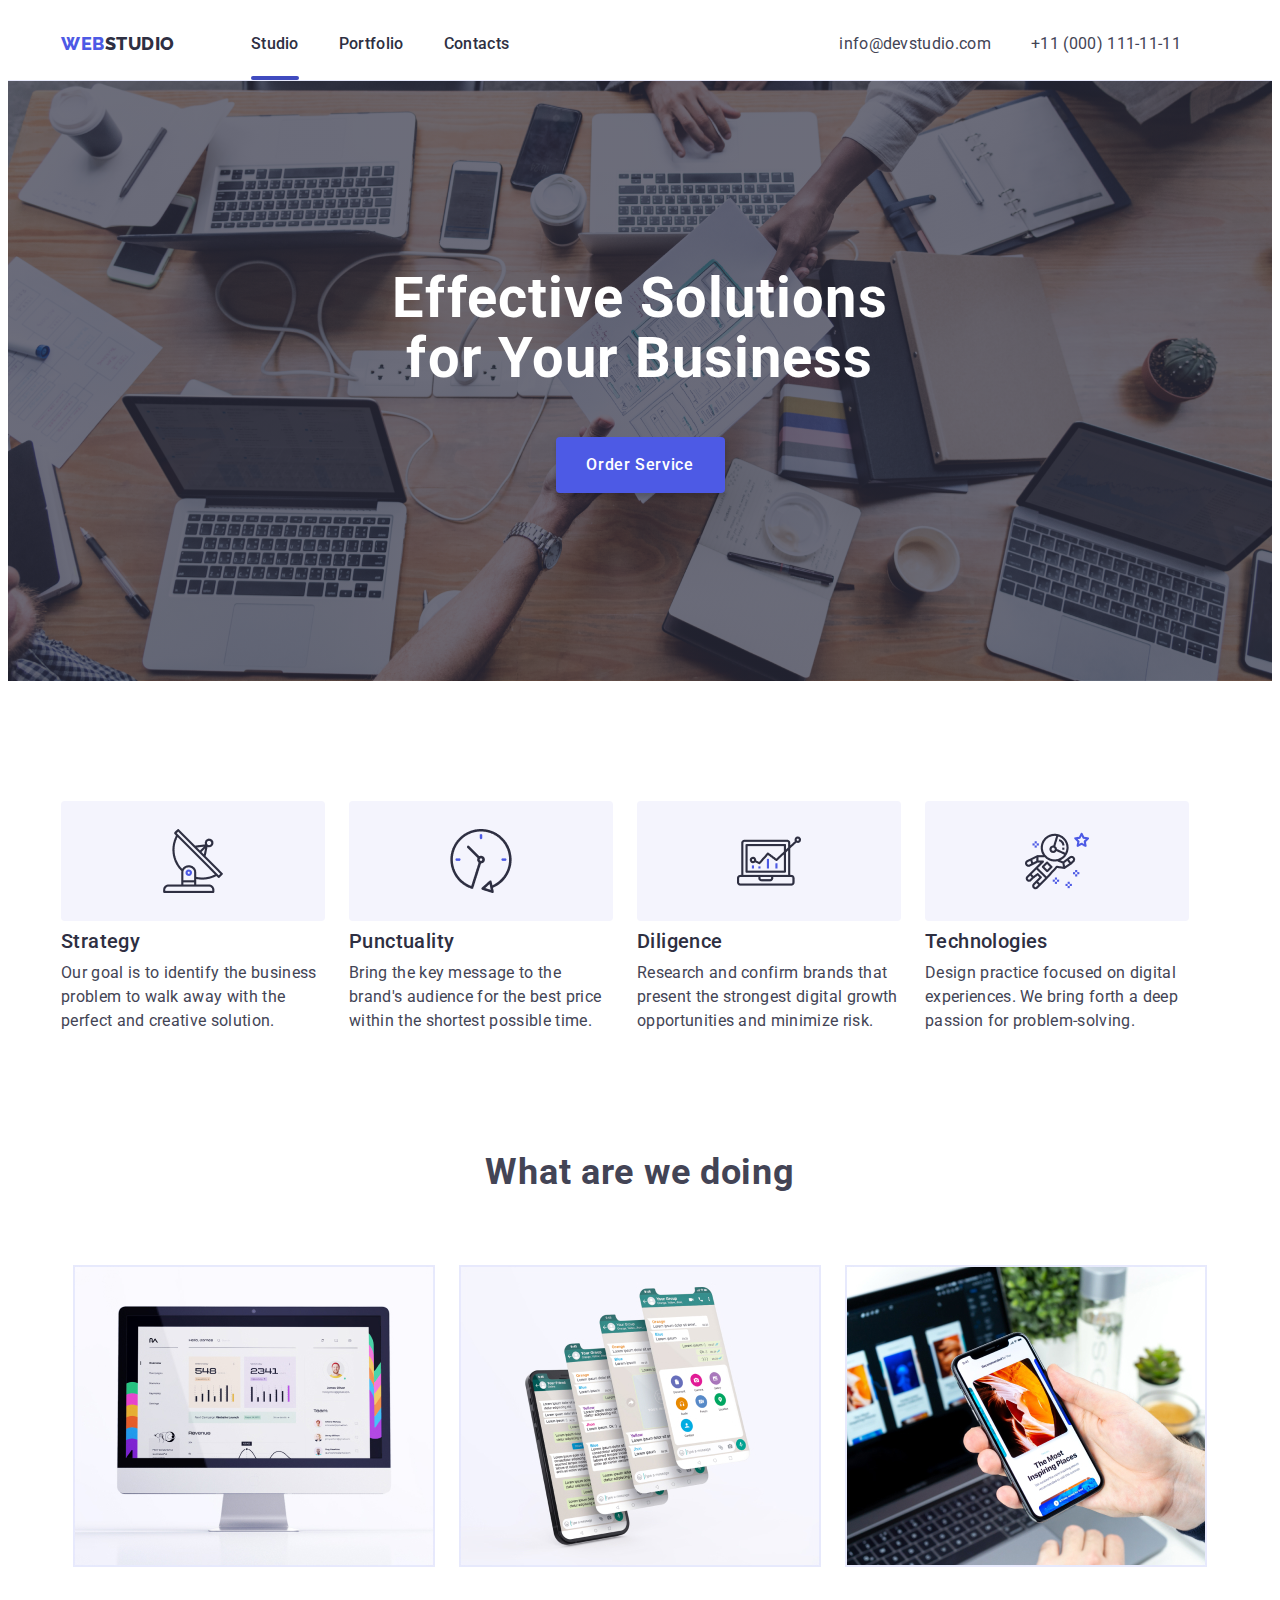
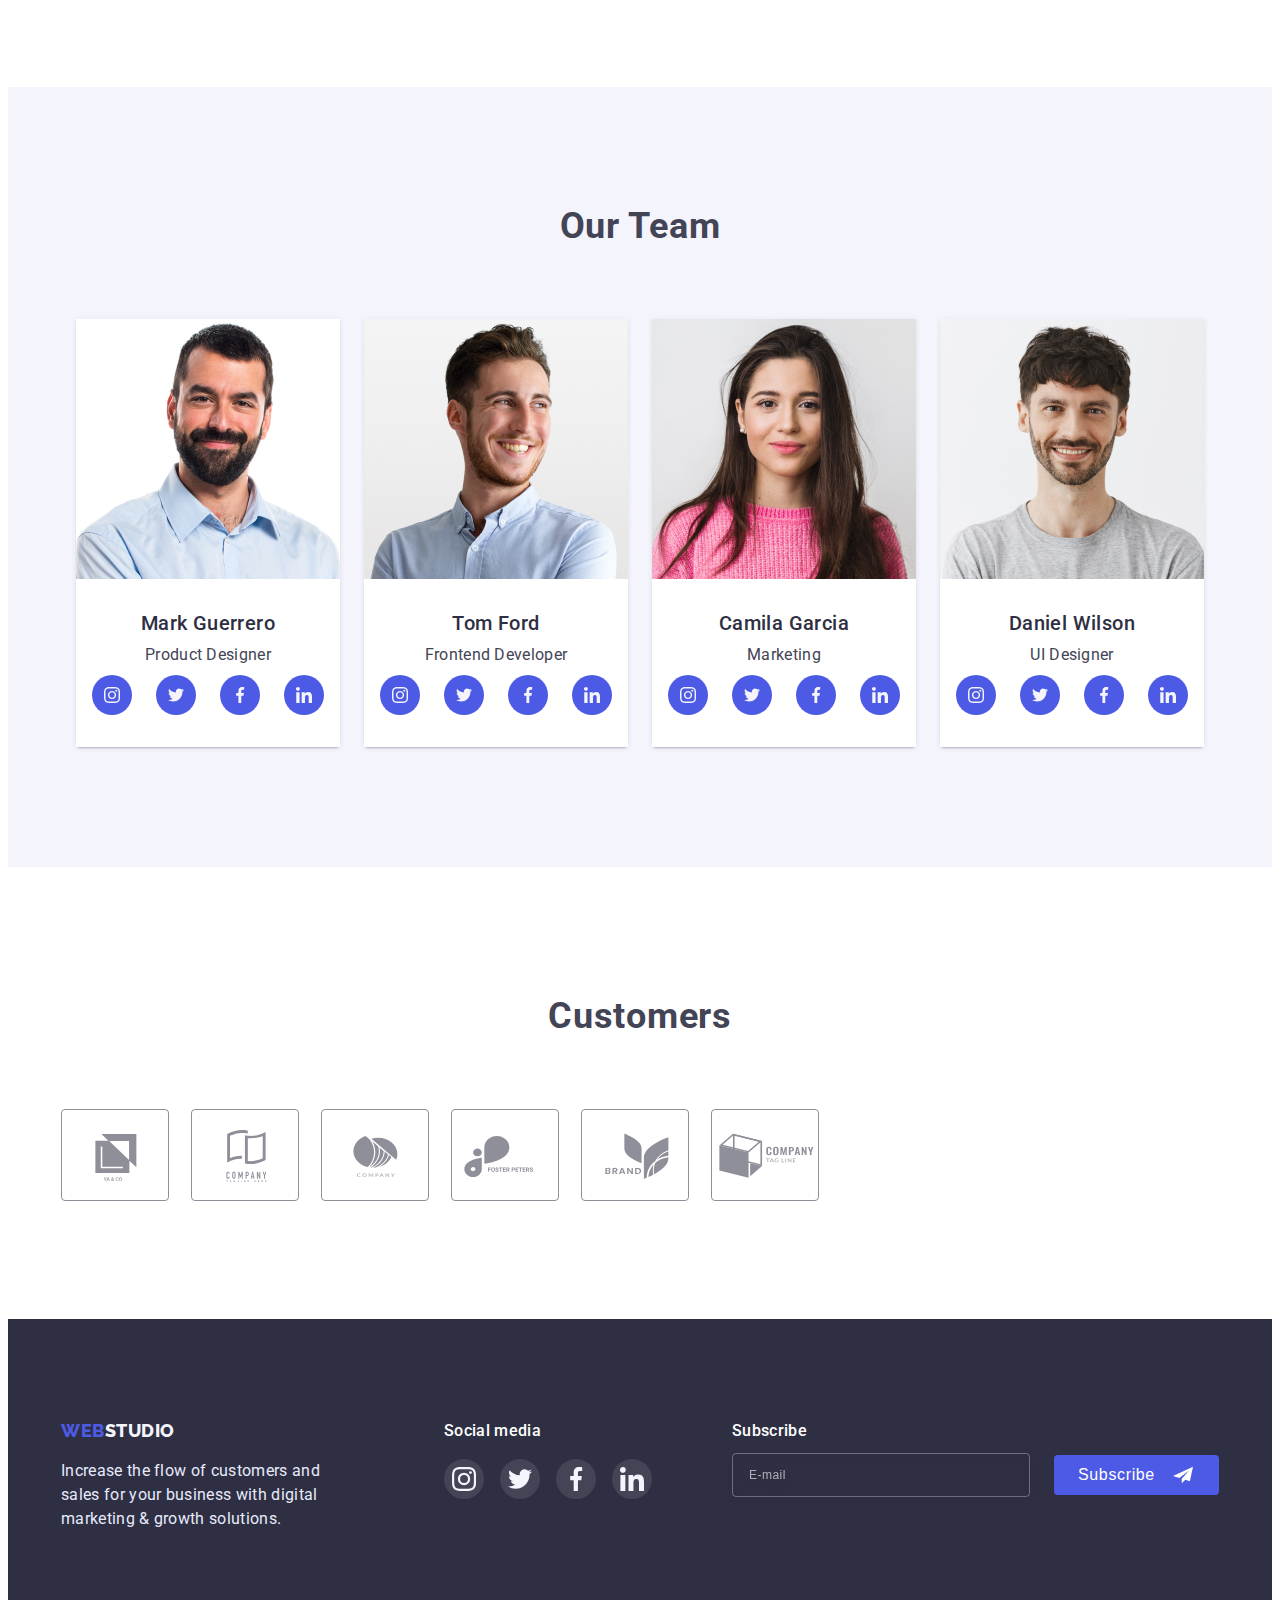
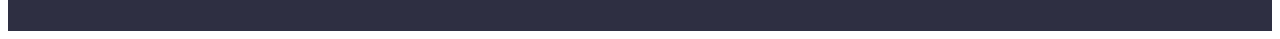
<file: index.html>
<!DOCTYPE html>
<html lang="en">
<head>
    <meta charset="UTF-8">
    <meta http-equiv="X-UA-Compatible" content="IE=edge">
    <meta name="viewport" content="width=device-width, initial-scale=1.0">
    <title>Web Studio</title>
    <link href="https://cdnjs.cloudflare.com/ajax/libs/modern-normalize/1.1.0/modern-normalize.min.css" rel="stylesheet" integrity="sha512-wpPYUAdjBVSE4KJnH1VR1HeZfpl1ub8YT/NKx4PuQ5NmX2tKuGu6U/JRp5y+Y8XG2tV+wKQpNHVUX03MfMFn9Q==" crossorigin="anonymous" referrerpolicy="no-referrer">
    <link href="https://fonts.googleapis.com" rel="preconnect">
    <link href="https://fonts.gstatic.com" rel="preconnect" crossorigin>
    <link href="https://fonts.googleapis.com/css2?family=Raleway:wght@800&family=Roboto:wght@400;500;700;900&display=swap" rel="stylesheet">
    <link href="./css/styles.css" rel="stylesheet">
</head>
<body>
    <!-- HEADER-->
    <header class="header">
        <div class="container container-header">
            <nav class="site-nav">
                <a class="logo" href="./index.html"><span class="logo-web">WEB</span>STUDIO</a>
                <ul class="nav-header-style">
                    <li class="nav-style">
                        <a class="link poloska" href="./index.html">Studio</a>
                    </li>
                    <li class="nav-style">
                        <a class="link" href="./portfolio.html">Portfolio</a>
                    </li>
                    <li class="nav-style">
                        <a class="link" href>Contacts</a>
                    </li>
                </ul>
            </nav>
            <ul class="contacts">
                <li><a class="contact contact-one" href="mailto:info@devstudio.com">info@devstudio.com</a></li>
                <li><a class="contact" href="tel:+110001111111">+11 (000) 111-11-11</a></li>
            </ul>
        </div>
    </header>
    <main>
    <!-- HERO -->
    <section class="hero">
            <div class="container hero-container">
                <div class="hero-style">
                    <h1 class="hero-title h1-hero">Effective Solutions for Your Business</h1>
                    <button class="hero-button" data-modal-open type="button">Order Service</button>
                </div>
            </div>
    </section>
    <section class="section section-feature">
        <div class="container">
            <h2 class="feature-container">Feature</h2>
            <ul class="feature-style">
                <li class="feature-li">
                    <h3 class="h3-type-item strategy">Strategy</h3>
                    <p class="p-type-item feature-p">Our goal is to identify the business problem to walk away with the perfect and creative solution.</p>
                </li>
                <li class="feature-li punctuality">
                    <h3 class="h3-type-item">Punctuality</h3>
                    <p class="p-type-item feature-p">Bring the key message to the brand's audience for the best price within the shortest possible time.</p>
                </li>
                <li class="feature-li diligence">
                    <h3 class="h3-type-item">Diligence</h3>
                    <p class="p-type-item feature-p">Research and confirm brands that present the strongest digital growth opportunities and minimize risk.</p>
                </li>
                <li class="feature-li technologies">
                    <h3 class="h3-type-item">Technologies</h3>
                    <p class="p-type-item feature-p">Design practice focused on digital experiences. We bring forth a deep passion for problem-solving.</p>
                </li>
            </ul>
        </div>
    </section>
    <section class="section section-work">
        <div class="container">
            <h2 class="h2-type-item work">What are we doing</h2>
            <ul class="work-images">
                <li class="work-images-list">
                    <img src="./images/img1.jpg" alt="photo1" width="360">
                </li>
                <li class="work-images-list">
                    <img src="./images/img2.jpg" alt="photo2" width="360">
                </li>
                <li class="work-images-list">
                    <img src="./images/img3.jpg" alt="photo3" width="360">
                </li>
            </ul>
        </div>
    </section>
    <section class="section section-team">
        <div class="container container-team">
            <h2 class="h2-type-item h2-our-team">Our Team</h2>
            <ul class="class-team">
                <li class="team-li">
                    <img src="./images/teamimg1.jpg" alt="teamimage" width="264">
                    <div class="team-item">
                        <h3 class="h3-type-item team-name">Mark Guerrero</h3>
                        <p class="p-type-item team-specialty">Product Designer</p>
                        <ul class="studio-team-list">
                            <li class="studio-team-item">
                                <a class="studio-soc-link" href>
                                    <svg class="studio-soc-icon" width="16px" height="16px">
                                        <use href="./images/icons.svg#icon-instagram"></use>
                                    </svg>
                                </a>
                            </li>
                            <li class="studio-team-item">
                                <a class="studio-soc-link" href>
                                    <svg class="studio-soc-icon" width="16px" height="16px">
                                        <use href="./images/icons.svg#icon-twitter"></use>
                                    </svg>
                                </a>
                            </li>
                            <li class="studio-team-item">
                                <a class="studio-soc-link" href>
                                    <svg class="studio-soc-icon" width="16px" height="16px">
                                        <use href="./images/icons.svg#icon-facebook"></use>
                                    </svg>
                                </a>
                            </li>
                            <li class="studio-team-item">
                                <a class="studio-soc-link" href>
                                    <svg class="studio-soc-icon" width="16px" height="16px">
                                        <use href="./images/icons.svg#icon-linkedin"></use>
                                    </svg>
                                </a>
                            </li>
                        </ul>
                    </div>
                </li>
                <li class="team-li">
                    <img src="./images/teamimg2.jpg" alt="teamimage" width="264">
                    <div class="team-item">
                        <h3 class="h3-type-item team-name">Tom Ford</h3>
                        <p class="p-type-item team-specialty">Frontend Developer</p>
                        <ul class="studio-team-list">
                            <li class="studio-team-item">
                                <a class="studio-soc-link" href>
                                    <svg class="studio-soc-icon" width="16px" height="16px">
                                        <use href="./images/icons.svg#icon-instagram"></use>
                                    </svg>
                                </a>
                            </li>
                            <li class="studio-team-item">
                                <a class="studio-soc-link" href>
                                    <svg class="studio-soc-icon" width="16px" height="16px">
                                        <use href="./images/icons.svg#icon-twitter"></use>
                                    </svg>
                                </a>
                            </li>
                            <li class="studio-team-item">
                                <a class="studio-soc-link" href>
                                    <svg class="studio-soc-icon" width="16px" height="16px">
                                        <use href="./images/icons.svg#icon-facebook"></use>
                                    </svg>
                                </a>
                            </li>
                            <li class="studio-team-item">
                                <a class="studio-soc-link" href>
                                    <svg class="studio-soc-icon" width="16px" height="16px">
                                        <use href="./images/icons.svg#icon-linkedin"></use>
                                    </svg>
                                </a>
                            </li>
                        </ul>
                    </div>
                </li>
                <li class="team-li">
                    <img src="./images/teamimg3.jpg" alt="teamimage" width="264">
                    <div class="team-item">
                        <h3 class="h3-type-item team-name">Camila Garcia</h3>
                        <p class="p-type-item team-specialty">Marketing</p>
                        <ul class="studio-team-list">
                            <li class="studio-team-item">
                                <a class="studio-soc-link" href>
                                    <svg class="studio-soc-icon" width="16px" height="16px">
                                        <use href="./images/icons.svg#icon-instagram"></use>
                                    </svg>
                                </a>
                            </li>
                            <li class="studio-team-item">
                                <a class="studio-soc-link" href>
                                    <svg class="studio-soc-icon" width="16px" height="16px">
                                        <use href="./images/icons.svg#icon-twitter"></use>
                                    </svg>
                                </a>
                            </li>
                            <li class="studio-team-item">
                                <a class="studio-soc-link" href>
                                    <svg class="studio-soc-icon" width="16px" height="16px">
                                        <use href="./images/icons.svg#icon-facebook"></use>
                                    </svg>
                                </a>
                            </li>
                            <li class="studio-team-item">
                                <a class="studio-soc-link" href>
                                    <svg class="studio-soc-icon" width="16px" height="16px">
                                        <use href="./images/icons.svg#icon-linkedin"></use>
                                    </svg>
                                </a>
                            </li>
                        </ul>
                    </div>
                </li>
                <li class="team-li">
                    <img src="./images/teamimg4.jpg" alt="teamimage" width="264">
                    <div class="team-item">
                        <h3 class="h3-type-item team-name">Daniel Wilson</h3>
                        <p class="p-type-item team-specialty">UI Designer</p>
                        <ul class="studio-team-list">
                            <li class="studio-team-item">
                                <a class="studio-soc-link" href>
                                    <svg class="studio-soc-icon" width="16" height="16">
                                        <use href="./images/icons.svg#icon-instagram"></use>
                                    </svg>
                                </a>
                            </li>
                            <li class="studio-team-item">
                                <a class="studio-soc-link" href>
                                    <svg class="studio-soc-icon" width="16" height="16">
                                        <use href="./images/icons.svg#icon-twitter"></use>
                                    </svg>
                                </a>
                            </li>
                            <li class="studio-team-item">
                                <a class="studio-soc-link" href>
                                    <svg class="studio-soc-icon" width="16" height="16">
                                        <use href="./images/icons.svg#icon-facebook"></use>
                                    </svg>
                                </a>
                            </li>
                            <li class="studio-team-item">
                                <a class="studio-soc-link" href>
                                    <svg class="studio-soc-icon" width="16" height="16">
                                        <use href="./images/icons.svg#icon-linkedin"></use>
                                    </svg>
                                </a>
                            </li>
                        </ul>
                    </div>
                </li>
            </ul>
        </div>
    </section>
    <section class="customers">
        <div class="container">
            <h2 class="h2-type-item h2-customers">Customers</h2>
            <ul class="customers-list list">
                <li class="customer-item">
                    <a class="customer-link link" href>
                        <svg class="customer-icon" width="104" height="56">
                            <use href="./images/icons.svg#icon-client1"></use>
                        </svg>
                    </a>
                </li>
                <li class="customer-item">
                    <a class="customer-link link" href>
                        <svg class="customer-icon" width="104" height="56">
                            <use href="./images/icons.svg#icon-client2"></use>
                        </svg>
                    </a>
                </li>
                <li class="customer-item">
                    <a class="customer-link link" href>
                        <svg class="customer-icon" width="104" height="56">
                            <use href="./images/icons.svg#icon-client3"></use>
                        </svg>
                    </a>
                </li>
                <li class="customer-item">
                    <a class="customer-link link" href>
                        <svg class="customer-icon" width="104" height="56">
                            <use href="./images/icons.svg#icon-client4"></use>
                        </svg>
                    </a>
                </li>
                <li class="customer-item">
                    <a class="customer-link link" href>
                        <svg class="customer-icon" width="104" height="56">
                            <use href="./images/icons.svg#icon-client5"></use>
                        </svg>
                    </a>
                </li>
                <li class="customer-item">
                    <a class="customer-link link" href>
                        <svg class="customer-icon" width="104" height="56">
                            <use href="./images/icons.svg#icon-client6"></use>
                        </svg>
                    </a>
                </li>
            </ul>
        </div>
    </section>
    </main>
    <div class="backdrop is-hidden" data-modal>
        <div class="modal">
            <button class="modal-close" data-modal-close type="button">
                <svg class="close-icon" width="8" height="8">
                    <use href="./images/icons.svg#icon-close"></use>
                </svg>
            </button>
            <p class="modal-title">Leave your contacts and we will call you back</p>
            <form class="modal-form">
                <div class="modal-field">
                    <label class="input-text" for="user-name">Name</label>
                    <div class="input-wrap">
                        <input class="modal-input" id="user-name" name="user-name" type="text" required>
                        <svg class="modal-icon" width="18" height="18">
                            <use href="./images/icons.svg#icon-person"></use>
                        </svg>
                    </div>
                </div>
                <div class="modal-field">
                    <label class="input-text" for="user-tel">Phone</label>
                    <div class="input-wrap">
                        <input class="modal-input" id="user-tel" name="user-tel" type="tel" required>
                        <svg class="modal-icon" width="18" height="24">
                            <use href="./images/icons.svg#icon-phone"></use>
                        </svg>
                    </div>
                </div>
                <div class="modal-field">
                    <label class="input-text" for="user-email">Email</label>
                    <div class="input-wrap">
                        <input class="modal-input" id="user-email" name="user-email" type="email">
                        <svg class="modal-icon" width="18" height="24">
                            <use href="./images/icons.svg#icon-email"></use>
                        </svg>
                    </div>
                </div>
                <div class="modal-field">
                    <label class="input-text" for="user-text">Comment</label>
                    <textarea 
                        name="user-text" 
                        id="user-text" 
                        class="modal-message" 
                        placeholder="Text input"
                    ></textarea>
                </div>
                <div class="modal-field">
                    <input
                        class="input-check hidden"
                        id="policy"
                        type="checkbox"
                        value="true"
                        required
                    />
                    <label class="check-text" for="policy">
                        <span class="check-click">
                            <svg class="click-icon" width="10" height="8">
                                <use href="./images/icons.svg#icon-click"></use>
                            </svg>
                        </span>
                        <p>I accept the terms and conditions of the&nbsp;
                            <a class="link policy-link" href="#">Privacy Policy</a>
                        </p>
                    </label>
                </div>
                <div class="button-modal-pos">
                    <button class="modal-send" type="submit"><p class="text-modal-button">Send</p></button>
                </div>
            </form>
        </div>
    </div>
    <footer class="footer">
        <div class="container footer-container">
            <div class="footer-style">
                <a class="footer-link" href="./index.html"><span class="footer-web">WEB</span>STUDIO</a>
                <p class="footer-p-type">Increase the flow of customers and sales for your business with digital marketing & growth solutions.</p>
            </div>
            <div class="footer-social">
                <p class="footer-p-text-item">Social media</p>
                <ul class="footer-soc-list">
                    <li class="footer-soc-item">
                        <a class="footer-soc-link" href>
                            <svg class="footer-soc-icon" width="24" height="24">
                                <use href="./images/icons.svg#icon-instagram"></use>
                            </svg>
                        </a>
                    </li>
                    <li class="footer-soc-item">
                        <a class="footer-soc-link" href>
                            <svg class="footer-soc-icon" width="24" height="24">
                                <use href="./images/icons.svg#icon-twitter"></use>
                            </svg>
                        </a>
                    </li>
                    <li class="footer-soc-item">
                        <a class="footer-soc-link" href>
                            <svg class="footer-soc-icon" width="24" height="24">
                                <use href="./images/icons.svg#icon-facebook"></use>
                            </svg>
                        </a>
                    </li>
                    <li class="footer-soc-item">
                        <a class="footer-soc-link" href>
                            <svg class="footer-soc-icon" width="24" height="24">
                                <use href="./images/icons.svg#icon-linkedin"></use>
                            </svg>
                        </a>
                    </li>
                </ul>
            </div>
            <form class="online-form">
                <label class="label-footer-text" for="online-text">Subscribe</label>
                <input type="email" class="online-email" id="online-text" placeholder="E-mail">
                <button type="submit" class="footer-button-form">
                    <p class="fot-text-form">Subscribe</p>
                    <svg class="footer-icon-telegram" width="24" height="20">
                        <use href="./images/icons.svg#icon-telegram"></use>
                    </svg>
                </button>
            </form>
        </div>
    </footer>
    <script src="./js/modal.js"></script>
</body>
</html>
</file>
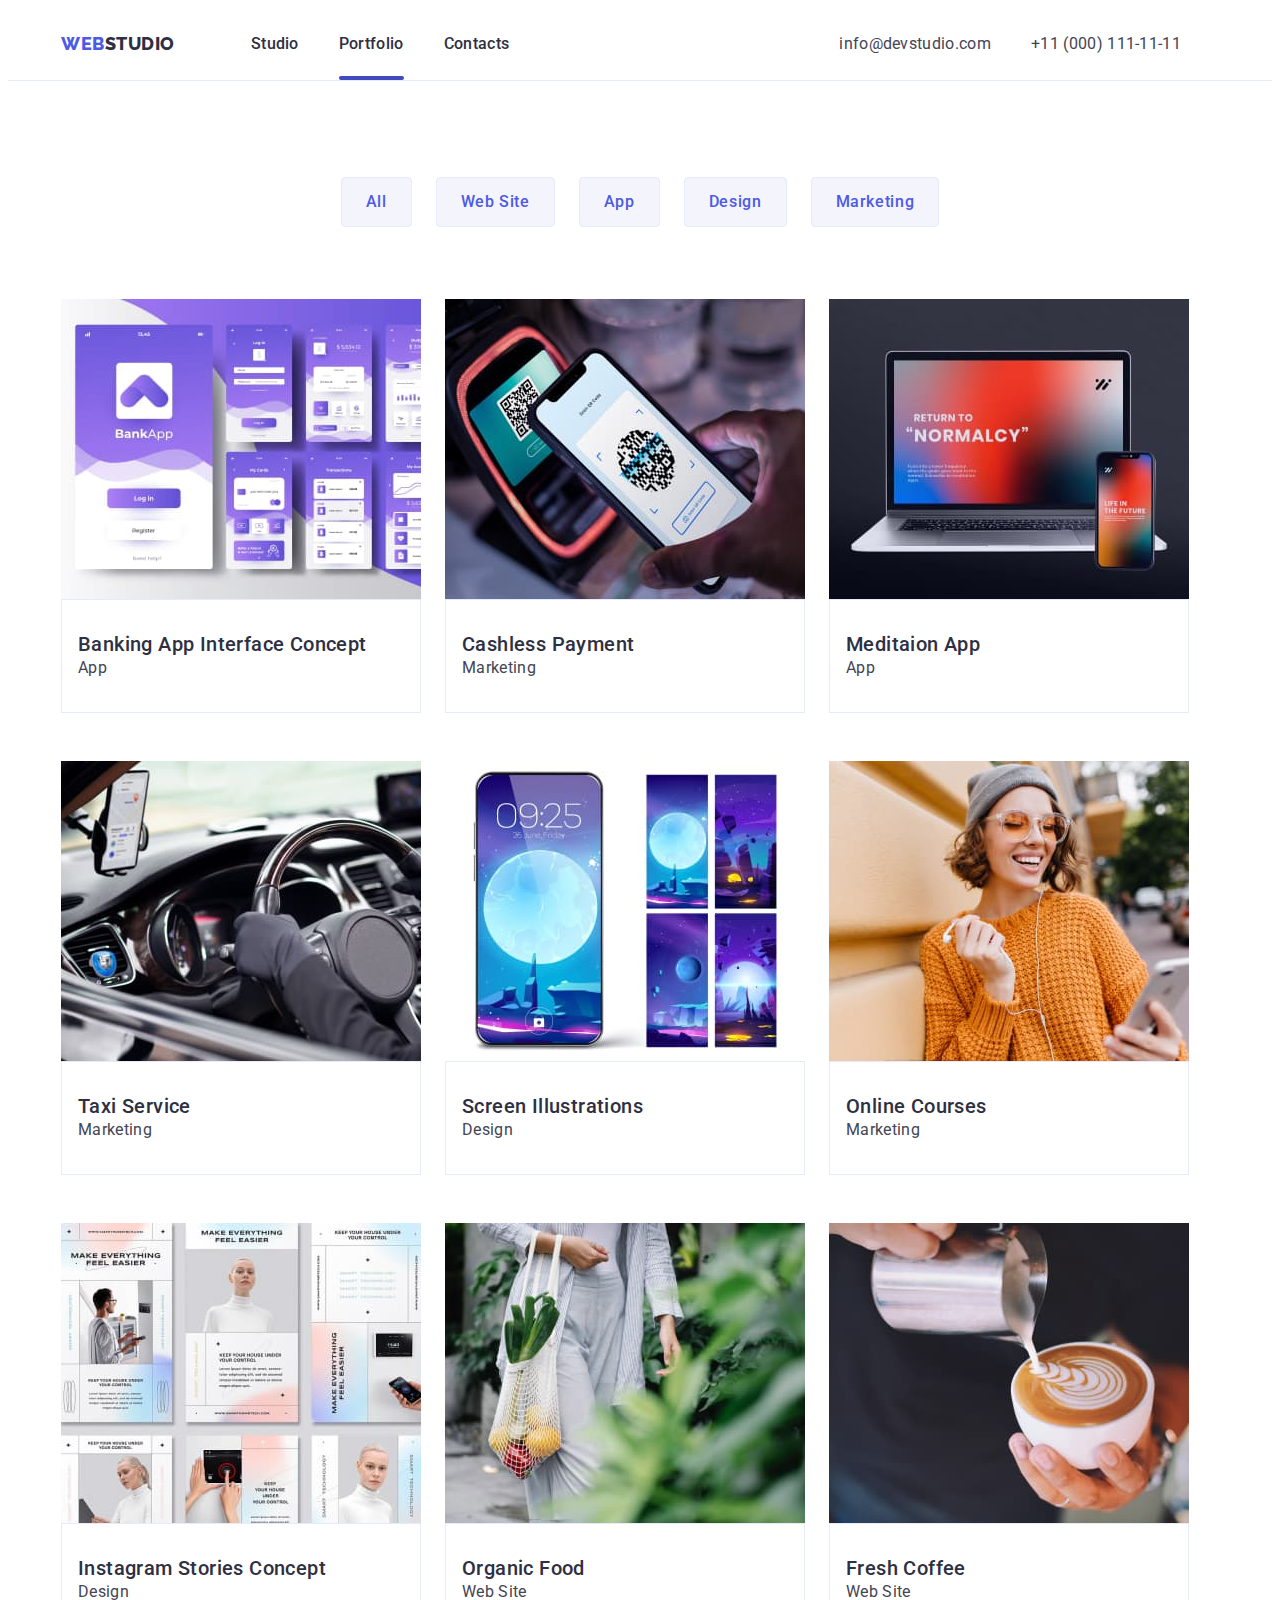
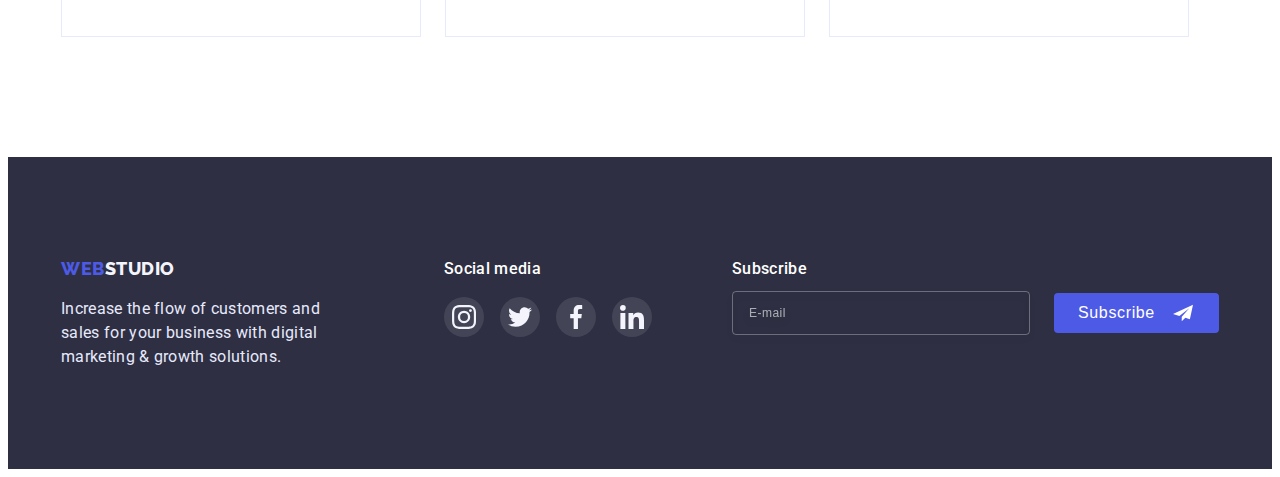
<file: portfolio.html>
<!DOCTYPE html>
<html lang="en">

<head>
    <meta charset="UTF-8">
    <meta http-equiv="X-UA-Compatible" content="IE=edge">
    <meta name="viewport" content="width=device-width, initial-scale=1.0">
    <title>Web Studio</title>
    <link href="https://cdnjs.cloudflare.com/ajax/libs/modern-normalize/1.1.0/modern-normalize.min.css" rel="stylesheet" integrity="sha512-wpPYUAdjBVSE4KJnH1VR1HeZfpl1ub8YT/NKx4PuQ5NmX2tKuGu6U/JRp5y+Y8XG2tV+wKQpNHVUX03MfMFn9Q==" crossorigin="anonymous" referrerpolicy="no-referrer">
    <link href="./css/styles.css" rel="stylesheet">
    <link href="https://fonts.googleapis.com" rel="preconnect">
    <link href="https://fonts.gstatic.com" rel="preconnect" crossorigin>
    <link href="https://fonts.googleapis.com/css2?family=Raleway:wght@800&family=Roboto:wght@400;500;700;900&display=swap" rel="stylesheet">
</head>

<body>
    <!-- HEADER-->
    <header class="header">
        <div class="container container-header">
            <nav class="site-nav">

                <a class="logo" href="./index.html"><span class="logo-web">WEB</span>STUDIO</a>

                <ul class="nav-header-style">

                    <li class="nav-style">
                        <a class="link" href="./index.html">Studio</a>
                    </li>

                    <li class="nav-style">
                        <a class="link poloska" href="./portfolio.html">Portfolio</a>
                    </li>

                    <li class="nav-style">
                        <a class="link" href>Contacts</a>
                    </li>

                </ul>
            </nav>
            <ul class="contacts">
                <li><a class="contact contact-one" href="mailto:info@devstudio.com">info@devstudio.com</a></li>
                <li><a class="contact" href="tel:+110001111111">+11 (000) 111-11-11</a></li>
            </ul>
        </div>
    </header>
    <main>
        <section class="section main-section">
            <div class="container">
                <h1 class="h1-portfolio">Categories</h1>
                <ul class="section-buttons">
                    <li><button class="button-primary" type="button">All</button></li>
                    <li><button class="button-primary" type="button">Web Site</button></li>
                    <li><button class="button-primary" type="button">App</button></li>
                    <li><button class="button-primary" type="button">Design</button></li>
                    <li><button class="button-primary" type="button">Marketing</button></li>
                </ul>
                <h2 class="h2-type-item example-h2">Examples of projects</h2>
                <ul class="list-examples">
                    <li class="section-card-one">
                        <div class="cover-wrap">
                            <img src="./images/imgprtfl1.jpg" alt="photo1" width="360" height="300">
                            <p class="cover-text">
                                14 Stylish and User-Friendly App Design Concepts · Task Manager App · Calorie Tracker App · Exotic Fruit Ecommerce App · Cloud Storage App
                            </p>
                        </div>
                        <div class="text-card-position">
                            <h3 class="h3-type-item h3-item">Banking App Interface Concept</h3>
                            <p class="p-type-item portfolio-p">App</p>
                        </div>
                    </li>
                    <li class="section-card-one">
                        <div class="cover-wrap">
                            <img src="./images/imgprtfl2.jpg" alt="photo1" width="360" height="300">
                            <p class="cover-text">
                                14 Stylish and User-Friendly App Design Concepts · Task Manager App · Calorie Tracker App · Exotic Fruit Ecommerce App · Cloud Storage App
                            </p>
                        </div>
                        <div class="text-card-position">
                            <h3 class="h3-type-item h3-item">Cashless Payment</h3>
                            <p class="p-type-item portfolio-p">Marketing</p>
                        </div>
                    </li>
                    <li class="section-card-one">
                        <div class="cover-wrap">
                            <img src="./images/imgprtfl3.jpg" alt="photo1" width="360" height="300">
                            <p class="cover-text">
                                14 Stylish and User-Friendly App Design Concepts · Task Manager App · Calorie Tracker App · Exotic Fruit Ecommerce App · Cloud Storage App
                            </p>
                        </div>
                        <div class="text-card-position">
                            <h3 class="h3-type-item h3-item">Meditaion App</h3>
                            <p class="p-type-item portfolio-p">App</p>
                        </div>
                    </li>
                    <li class="section-card-one">
                        <div class="cover-wrap">
                            <img src="./images/imgprtfl4.jpg" alt="photo1" width="360" height="300">
                            <p class="cover-text">
                                14 Stylish and User-Friendly App Design Concepts · Task Manager App · Calorie Tracker App · Exotic Fruit Ecommerce App · Cloud Storage App
                            </p>
                        </div>
                        <div class="text-card-position">
                            <h3 class="h3-type-item h3-item">Taxi Service</h3>
                            <p class="p-type-item portfolio-p">Marketing</p>
                        </div>
                    </li>
                    <li class="section-card-one">
                        <div class="cover-wrap">
                            <img src="./images/imgprtfl5.jpg" alt="photo1" width="360" height="300">
                            <p class="cover-text">
                                14 Stylish and User-Friendly App Design Concepts · Task Manager App · Calorie Tracker App · Exotic Fruit Ecommerce App · Cloud Storage App
                            </p>
                        </div>
                        <div class="text-card-position">
                            <h3 class="h3-type-item h3-item">Screen Illustrations</h3>
                            <p class="p-type-item portfolio-p">Design</p>
                        </div>
                    </li>
                    <li class="section-card-one">
                        <div class="cover-wrap">
                            <img src="./images/imgprtfl6.jpg" alt="photo1" width="360" height="300">
                            <p class="cover-text">
                                14 Stylish and User-Friendly App Design Concepts · Task Manager App · Calorie Tracker App · Exotic Fruit Ecommerce App · Cloud Storage App
                            </p>
                        </div>
                        <div class="text-card-position">
                            <h3 class="h3-type-item h3-item">Online Courses</h3>
                            <p class="p-type-item portfolio-p">Marketing</p>
                        </div>
                    </li>
                    <li class="section-card-one">
                        <div class="cover-wrap">
                            <img src="./images/imgprtfl7.jpg" alt="photo1" width="360" height="300">
                            <p class="cover-text">
                                14 Stylish and User-Friendly App Design Concepts · Task Manager App · Calorie Tracker App · Exotic Fruit Ecommerce App · Cloud Storage App
                            </p>
                        </div>
                        <div class="text-card-position">
                            <h3 class="h3-type-item h3-item">Instagram Stories Concept</h3>
                            <p class="p-type-item portfolio-p">Design</p>
                        </div>
                    </li>
                    <li class="section-card-one">
                        <div class="cover-wrap">
                            <img src="./images/imgprtfl8.jpg" alt="photo1" width="360" height="300">
                            <p class="cover-text">
                                14 Stylish and User-Friendly App Design Concepts · Task Manager App · Calorie Tracker App · Exotic Fruit Ecommerce App · Cloud Storage App
                            </p>
                        </div>
                        <div class="text-card-position">
                            <h3 class="h3-type-item h3-item">Organic Food</h3>
                            <p class="p-type-item portfolio-p">Web Site</p>
                        </div>
                    </li>
                    <li class="section-card-one">
                        <div class="cover-wrap">
                            <img src="./images/imgprtfl9.jpg" alt="photo1" width="360" height="300">
                            <p class="cover-text">
                                14 Stylish and User-Friendly App Design Concepts · Task Manager App · Calorie Tracker App · Exotic Fruit Ecommerce App · Cloud Storage App
                            </p>
                        </div>
                        <div class="text-card-position">
                            <h3 class="h3-type-item h3-item">Fresh Coffee</h3>
                            <p class="p-type-item portfolio-p">Web Site</p>
                        </div>
                    </li>
                </ul>
            </div>
        </section>
    </main>
    <footer class="footer">
        <div class="container footer-container">
            <div class="footer-style">
                <a class="footer-link" href="./index.html"><span class="footer-web">WEB</span>STUDIO</a>
                <p class="footer-p-type">Increase the flow of customers and sales for your business with digital marketing &
                    growth solutions.</p>
            </div>
            <div class="footer-social">
                <p class="footer-p-text-item">Social media</p>
                <ul class="footer-soc-list">
                    <li class="footer-soc-item">
                        <a class="footer-soc-link" href>
                            <svg class="footer-soc-icon" width="24" height="24">
                                <use href="./images/icons.svg#icon-instagram"></use>
                            </svg>
                        </a>
                    </li>
                    <li class="footer-soc-item">
                        <a class="footer-soc-link" href>
                            <svg class="footer-soc-icon" width="24" height="24">
                                <use href="./images/icons.svg#icon-twitter"></use>
                            </svg>
                        </a>
                    </li>
                    <li class="footer-soc-item">
                        <a class="footer-soc-link" href>
                            <svg class="footer-soc-icon" width="24" height="24">
                                <use href="./images/icons.svg#icon-facebook"></use>
                            </svg>
                        </a>
                    </li>
                    <li class="footer-soc-item">
                        <a class="footer-soc-link" href>
                            <svg class="footer-soc-icon" width="24" height="24">
                                <use href="./images/icons.svg#icon-linkedin"></use>
                            </svg>
                        </a>
                    </li>
                </ul>
            </div>
            <form class="online-form">
                <label class="label-footer-text" for="online-text">Subscribe</label>
                <input type="email" class="online-email" id="online-text" placeholder="E-mail">
                <button type="submit" class="footer-button-form">
                    <p class="fot-text-form">Subscribe</p>
                    <svg class="footer-icon-telegram" width="24" height="20">
                        <use href="./images/icons.svg#icon-telegram"></use>
                    </svg>
                </button>
            </form>
        </div>
    </footer>
</body>
</html>
</file>
<file: css/styles.css>
body{
    background-color: #fff;
    color: #434455;
    font-family: 'Roboto', sans-serif;
}
p,
h1,
h2,
h3,
h4,
h5,
h6{
    margin: 0;
}
img{
    display: block;
}
ul{
    list-style:none;
    margin: 0;
    padding-left: 0;
}
.container{
    width: 100%;
    max-width: 1158px;
    padding-left: 15px;
    padding-right: 15px;
    margin: 0 auto;
}
                                                    /* HEADER */
.nav-header-style{
    display: flex;
    gap: 40px;
}
.header{
    border-bottom: 1px solid #E7E9FC;
    padding-top: 24px;
    padding-bottom: 24px;
}
.container-header {
    display: flex;
    align-items: center;
}
.site-nav{
    display: flex;
    align-items: center;
}
.site-nav .link{
    color: #2E2F42;
    font-weight: 500;
    font-size: 16px;
    line-height: 1.5;
    letter-spacing: 0.02em;
    text-decoration: none;
    transition-property: color;
    transition-duration: 250ms;
    transition-timing-function: cubic-bezier(0.4, 0, 0.2, 1);
}
.site-nav .link:is(:hover, :focus){
    color:#404BBF;
}
.nav-style{
    position: relative;
}
.poloska::after{
    content: "";
    position: absolute;
    left: 0;
    bottom: -24px;
    display: block;
    width: 100%;
    height: 4px;
    background-color:#404BBF;
    border-radius: 2px;
}
.logo-web{
    color:#4D5AE5;
}
.logo{
    color: #2E2F42;
    letter-spacing: 0.03em;
    font-family: 'Raleway';
    font-size: 18px;
    line-height: 1.33;
    font-weight: 800;
    text-decoration: none;
    display: flex;
    margin-right: 76px;
}
.contact{
    color:#434455;
    font-size: 16px;
    line-height: 1.5;
    letter-spacing: 0.02em;
    text-decoration: none;
    transition-property: color;
    transition-duration: 250ms;
    transition-timing-function: cubic-bezier(0.4, 0, 0.2, 1);
}.contact-one{
    padding-right: 40px;
}
.contacts{
    margin-left: 330px;
    display: flex;
}
.contact:is(:hover, :focus){
    color:#404BBF;
}
                                                              /* Hero */
.hero{
    background-color: #2E2F42;
    color: #ffffff;
    background-image: linear-gradient(
        to right,
        rgba(46, 47, 66, 0.7),
        rgba(46, 47, 66, 0.7),
        rgba(46, 47, 66, 0.7)
    ), url("../images/backgroung-hero.png");
    background-repeat: no-repeat;
    background-position: center;
    background-size: cover;
    text-align: center;
    max-width: 1440px;
    margin: 0 auto;
    padding-top: 188px;
    padding-bottom: 188px;
}
.hero-title{
    font-weight: 700;
    font-size: 56px;
    line-height: 1.07;
    text-align: center;
    letter-spacing: 0.02em;
}
.h1-hero{
    width: 517px;
    margin: 0 auto;
    margin-bottom: 48px;
}
.hero-button{
    background-color: #4D5AE5;
    color:#ffffff;
    font-family: inherit;
    min-width: 169px;
    height: 56px;
    font-weight: 500;
    font-size: 16px;
    line-height: 1.5;
    letter-spacing: 0.04em;
    cursor: pointer;
    box-shadow: 0px 4px 4px rgba(0, 0, 0, 0.15);
    border-radius: 4px;
    border: none;
    transition-property: background-color;
    transition-duration: 250ms;
    transition-timing-function: cubic-bezier(0.4, 0, 0.2, 1);
}
.hero-button:hover{
    background-color: #404BBF;
}
                                                       /* Button */
.button-primary{
    background-color: #F4F4FD;
    color: #4D5AE5;
    font-family: inherit;
    font-weight: 500;
    font-size: 16px;
    line-height: 1.5;
    letter-spacing: 0.04em;
    cursor: pointer;
    border: 1px solid #E7E9FC;
    border-radius: 4px;
    padding: 12px 24px;
    transition-property: background-color, color, box-shadow;
    transition-duration: 250ms;
    transition-timing-function: cubic-bezier(0.4, 0, 0.2, 1);
}
.section-buttons{
    display: flex;
    justify-content: center;
    gap: 24px;
    margin-bottom: 72px;
}
.button-primary:hover,
.button-primary:focus{
    background-color: #404BBF;
    color:#FFFFFF;
    box-shadow: 0px 3px 1px rgba(0, 0, 0, 0.1), 0px 2px 1px rgba(0, 0, 0, 0.08), 0px 2px 2px rgba(0, 0, 0, 0.12);
}
                                                        /* Section */

.p-type-item{
    color:#434455;
    font-size: 16px;
    line-height: 1.5;
    letter-spacing: 0.02em;
}
.feature-li{
    width: 264px;
}
.strategy::before{
    display: block;
    content: "";
    height: 120px;
    background-image: url("../images/antenna.png");
    background-size: 64px 64px;
    background-repeat: no-repeat;
    background-position: center;
    background-color: #F4F4FD;
    border-radius: 4px;
    margin-bottom: 8px;
}
.punctuality::before {
    display: block;
    content: "";
    height: 120px;
    background-image: url("../images/clock.png");
    background-size: 64px 64px;
    background-repeat: no-repeat;
    background-position: center;
    background-color: #F4F4FD;
    border-radius: 4px;
    margin-bottom: 8px;
}
.diligence::before {
    display: block;
    content: "";
    height: 120px;
    background-image: url("../images/diagram.png");
    background-size: 64px 64px;
    background-repeat: no-repeat;
    background-position: center;
    background-color: #F4F4FD;
    border-radius: 4px;
    margin-bottom: 8px;
}
.technologies::before {
    display: block;
    content: "";
    height: 120px;
    background-image: url("../images/astronaut.png");
    background-size: 64px 64px;
    background-repeat: no-repeat;
    background-position: center;
    background-color: #F4F4FD;
    border-radius: 4px;
    margin-bottom: 8px;
}
.feature-p{
    margin-top: 8px;
}
.feature-style{
    display: flex;
    font-weight: wrap;
    gap: 24px;
}
.section-feature{
    padding-top: 120px;
    
    display: flex;
    justify-content: center;
}
.feature-container{
    display: none;
}
.h3-type-item{
    font-family: 'Roboto';
    font-style: normal;
    color:#2E2F42;
    font-weight: 500;
    font-size: 20px;
    line-height: 1.2;
    letter-spacing: 0.02em;
}
.section-work{
    padding-top: 120px;
    padding-bottom: 120px;
}
.work{
    display: flex;
    justify-content: center;
}
.work-images{
    display: flex;
    flex-direction: row;
    justify-content: center;
    margin-top: 72px;
    gap: 24px;
}
.work-images-list{
    border: 1px solid #E7E9FC;
}
.section-team{
    background-color: #F4F4FD;
    padding-top: 120px;
    padding-bottom: 120px;
}
.h2-our-team{
    display: flex;
    justify-content: center;
    margin-bottom: 72px;
}
.class-team{
    display: flex;
    flex-direction: row;
    justify-content: center;
    gap: 24px;
}
.team-li{
    box-shadow: 0px 1px 6px rgba(46, 47, 66, 0.08), 0px 1px 1px rgba(46, 47, 66, 0.16), 0px 2px 1px rgba(46, 47, 66, 0.08);
    border-radius: 0px 0px 4px 4px;
}
.team-item{
    padding-top: 32px;
    padding-bottom: 32px;
    background-color: #FFFFFF;
}
.team-name{
   display: flex;
   justify-content: center;
   margin-bottom: 8px;
}
.studio-team-list {
    display: flex;
    justify-content: center;
    gap: 24px;
    padding-top: 8px;
}

.studio-team-item {
    width: 40px;
    height: 40px;
}

.studio-soc-link {
    width: 100%;
    height: 100%;
    border-radius: 50%;
    display: flex;
    justify-content: center;
    align-items: center;
    background-color:#4D5AE5;
    transition-property: background-color;
    transition-duration: 250ms;
    transition-timing-function: cubic-bezier(0.4, 0, 0.2, 1);
}
.studio-soc-icon{
    fill:#F4F4FD;
}
.studio-soc-link:is(:hover, :focus){
    background-color: #404BBF;
}
.team-specialty{
    display: flex;
    justify-content: center;
}
.h1-portfolio{
    display: none;
}
.list-examples{
    display: flex;
    flex-wrap: wrap;
    column-gap: 24px;
    row-gap: 48px;
}
.section-card-one{
    transition-property: box-shadow;
    transition-duration: 250ms;
    transition-timing-function: cubic-bezier(0.4, 0, 0.2, 1);
}
.section-card-one:is(:hover, :focus){
    box-shadow: 0px 1px 6px rgba(46, 47, 66, 0.08), 0px 1px 1px rgba(46, 47, 66, 0.16), 0px 2px 1px rgba(46, 47, 66, 0.08);
    cursor: pointer;
}
.section-card-one:hover .cover-text{
    transform: translateY(0);
}
.text-card-position{
    padding-top: 32px;
    padding-bottom: 32px;
    padding-left: 16px;
    border: 1px solid #E7E9FC;
}
.cover-wrap{
    position: relative;
    overflow: hidden;
}
.cover-text{
    position: absolute;
    top: 0;
    padding: 40px 32px 164px;
    font-style: normal;
    font-weight: 400;
    font-size: 16px;
    line-height: 1.5;
    letter-spacing: 0.02em;
    color: #F4F4FD;
    background-color:#4D5AE5;
    height: 100%;
    transform:translateY(100%);
    transition-property: transform;
    transition-duration: 250ms;
    transition-timing-function: cubic-bezier(0.4, 0, 0.2, 1);
}
.main-section{
    display: flex;
    justify-content: center;
    padding-top: 96px;
    padding-bottom: 120px;
}
.example-h2{
    display: none;
}
.h2-type-item{
    font-size: 36px;
    line-height: 1.11;
    letter-spacing: 0.02em;
}
.customers{
    padding-top: 130px;
    padding-bottom: 120px;
}
.h2-customers{
    display: flex;
    justify-content: center;
    margin-bottom: 72px;
}
.customers-list {
    display: flex;
    gap: 24px;
}
.customer-item {
    width: calc((100%-168px) / 6);
    height: 90px;
}

.customer-link {
    width: 100%;
    height: 100%;
    border: 1px solid #8E8F99;
    border-radius: 4px;
    display: flex;
    align-items: center;
    justify-content: center;
    transition-property: border-color;
    transition-duration: 250ms;
    transition-timing-function: cubic-bezier(0.4, 0, 0.2, 1);
}
.customer-icon{
    fill:#8E8F99;
    transition-property: fill;
    transition-duration: 250ms;
    transition-timing-function: cubic-bezier(0.4, 0, 0.2, 1);
}
.customer-link:is(:hover, :focus){
    border-color: #404BBF;
}
.customer-link:is(:hover, :focus) .customer-icon {
    fill:#404BBF;
}

                                                         /* Footer */
.footer{
    background-color: #2E2F42;
    padding-top: 100px;
    padding-bottom: 100px;
}
.footer-container{
    display: flex;
    flex-direction: row;
}
.footer-social{
    width: 208px;
    margin-left: 120px;
    display: flex;
    flex-direction: column;
}
.footer-style{
    width: 264px;
}
.footer-p-type{
    font-weight: 400;
    font-size: 16px;
    line-height: 1.5;
    letter-spacing: 0.02em;
    color: #E7E9FC;
    margin-top: 16px;
}
.footer-web{
    color: #4D5AE5;
}
.footer-soc-list{
    display: flex;
    gap: 16px;
    margin-top: 16px;
}
.footer-link{
    text-decoration: none;
    color: #F4F4FD;
    letter-spacing: 0.03em;
    font-family: 'Raleway';
    font-size: 18px;
    line-height: 1.33;
    font-weight: 800;
}
.footer-soc-item{
    width: 40px;
    height: 40px;
}
.footer-soc-link{
    width: 100%;
    height: 100%;
    border-radius: 50%;
    display: flex;
    justify-content: center;
    align-items: center;
    background-color:rgba(255, 255, 255, 0.1);
    transition-property: background-color;
    transition-duration: 250ms;
    transition-timing-function: cubic-bezier(0.4, 0, 0.2, 1);
}
.footer-soc-link:is(:hover, :focus){
    background-color: #31D0AA;
}
.footer-soc-icon{
    fill:#F4F4FD;
}
.footer-p-text-item{
    color: #FFFFFF;
    font-weight: 500;
    font-size: 16px;
    line-height: 1.5;
    letter-spacing: 0.02em;
    text-decoration: none;
}
.backdrop{
    position: fixed;
    top: 0;
    width: 100%;
    height: 100%;
    background-color: rgba(46, 47, 66, 0.4);
    transition: opacity 250ms cubic-bezier(0.4, 0, 0.2, 1), visibility 250ms cubic-bezier(0.4, 0, 0.2, 1);
}
.modal{
    position: absolute;
    top: 50%;
    left: 50%;
    padding: 24px;
    transform: translate(-50%, -50%) scale(1);
    width: 408px;
    min-height: 576px;
    background-color: #FCFCFC;
    box-shadow: 0px 1px 1px rgba(0, 0, 0, 0.14), 0px 1px 3px rgba(0, 0, 0, 0.12), 0px 2px 1px rgba(0, 0, 0, 0.2);
    border-radius: 4px;
    transition: transform 250ms cubic-bezier(0.4, 0, 0.2, 1);
}
.backdrop.is-hidden .modal {
    transform: translate(-50%, -50%) scale(0);
}
.modal-close{
    width: 24px;
    height: 24px;
    border-radius: 50%;
    background-color: #E7E9FC;
    border: 1px solid rgba(0, 0, 0, 0.1);
    display: flex;
    align-items: center;
    justify-content: center;
    margin-left: auto;
    cursor: pointer;
    transition: background-color 250ms cubic-bezier(0.4, 0, 0.2, 1), fill 250ms cubic-bezier(0.4, 0, 0.2, 1);
}
.modal-close:hover{
    background-color: #404BBF;
    fill: #ffffff;
}
.modal-title{
    font-style: normal;
    font-weight: 500;
    font-size: 16px;
    line-height: 1.5;
    text-align: center;
    letter-spacing: 0.02em;
    color: #2E2F42;
    margin-top: 24px;
    margin-bottom: 16px;
}
.modal-input{
    width: 360px;
    height: 40px;
    border: 1px solid rgba(33, 33, 33, 0.2);
    background-color: transparent;
    outline: transparent;
    border-radius: 4px;
    padding-left: 38px;
    transition: border-color 250ms cubic-bezier(0.4, 0, 0.2, 1);
}
.modal-input:focus{
    border-color:#4D5AE5;
}
.modal-input:focus + .modal-icon{
    fill:#4D5AE5;
}
.modal-icon{
    position: absolute;
    left: 16px;
    top: 50%;
    transform: translateY(-50%);
    transition: fill 250ms cubic-bezier(0.4, 0, 0.2, 1);
}
.input-wrap{
    position: relative;
}
.input-text{
    font-style: normal;
    font-weight: 400;
    font-size: 12px;
    line-height: 1.2;
    letter-spacing: 0.04;
    color: #8E8F99;
    display: inline-block;
    margin-bottom: 4px;
}
.modal-field{
    margin-bottom: 8px;
}
.modal-message{
    width: 100%;
    min-width: 360px;
    height: 120px;
    border: 1px solid rgba(33, 33, 33, 0.2);
    background-color: transparent;
    outline: transparent;
    border-radius: 4px;
    padding-left: 16px;
    padding-top: 8px;
    resize: none;
    transition: border-color 250ms cubic-bezier(0.4, 0, 0.2, 1);
}
.modal-message::placeholder{
    font-style: normal;
    font-weight: 400;
    font-size: 12px;
    line-height: 1.2;
    letter-spacing: 0.04em;
    color: rgba(117, 117, 117, 0.5);
}
.modal-message:focus {
    border-color: #4D5AE5;
}
.is-hidden{
    opacity: 0;
    visibility: hidden;
    pointer-events: none;
}
.hidden {
    position: absolute;
    width: 1px;
    height: 1px;
    margin: -1px;
    border: 0;
    padding: 0;
    white-space: nowrap;
    clip-path: inset(100%);
    clip: rect(0 0 0 0);
    overflow: hidden;
  }

.modal-send{
    width: 169px;
    height: 56px;
    background: #4D5AE5;
    border-radius: 4px;
    border: none;
    transition: background-color 250ms cubic-bezier(0.4, 0, 0.2, 1), box-shadow 250ms cubic-bezier(0.4, 0, 0.2, 1);
}
.modal-send:is(:hover, :focus){
    background-color: #404BBF;
    box-shadow: 0px 4px 4px rgba(0, 0, 0, 0.15);
}
.button-modal-pos{
    display: flex;
    align-items: center;
    justify-content: center;
    margin-top: 24px;
}
.text-modal-button{
    font-weight: 500;
    font-size: 16px;
    line-height: 1.5;
    display: flex;
    justify-content: center;
    align-items: center;
    text-align: center;
    letter-spacing: 0.04em;
    color: #FFFFFF;

}
.policy-link{
    color:#4D5AE5;
}
.check-text{
    font-weight: 400;
    font-size: 12px;
    line-height: 1.2;
    letter-spacing: 0.04em;
    color: #757575;
    display: flex;
    margin-top: 16px;
}
.check-text span{
    width: 16px;
    height: 16px;
    border: 1.25px solid #2E2F42;
    border-radius: 2px;
    display: flex;
    align-items: center;
    justify-content: center;
    fill:transparent;
}
.input-check:checked + .check-text span{
    background-color: #404BBF;
    border: none;
    fill:#F4F4FD;
}
.check-click{
    margin-right: 10px;
}
.online-form{
    position: relative;
    display: flex;
    align-items: center;
    justify-content: center;
    margin-left: 80px;
}
.label-footer-text{
    position: absolute;
    top: 0;
    left: 0;
    font-weight: 500;
    font-size: 16px;
    line-height: 1.5;
    letter-spacing: 0.02em;
    color: #FFFFFF;
}
.online-email{
    width: 264px;
    height: 40px;
    border: 1px solid rgba(255, 255, 255, 0.3);
    filter: drop-shadow(0px 4px 4px rgba(0, 0, 0, 0.15));
    border-radius: 4px;
    margin-right: 24px;
    padding-left: 16px;
    padding-right: 16px;
    background-color: transparent;
    transition: border-color 250ms cubic-bezier(0.4, 0, 0.2, 1);
    color:#FCFCFC;
}
.online-email:is(:hover, :focus){
    border-color: #4D5AE5;
}
.online-email::placeholder{
    font-weight: 400;
    font-size: 12px;
    line-height: 24px;
    display: flex;
    align-items: center;
    letter-spacing: 0.04em;
    color: rgba(255, 255, 255, 0.6);

}
.footer-icon-telegram{
    fill:#FFFFFF;
    margin-left: 16px;
}
.footer-button-form{
    width: 165px;
    height: 40px;
    font-weight: 500;
    font-size: 16px;
    line-height: 1.5;
    display: flex;
    align-items: center;
    text-align: center;
    letter-spacing: 0.04em;
    color: #FFFFFF;
    background-color: #4D5AE5;
    padding-left: 24px;
    border-radius: 4px;
    border: none;
    transition: background-color 250ms cubic-bezier(0.4, 0, 0.2, 1);
}
.footer-button-form:is(:hover, :focus){
    background-color: #404BBF;
}
</file>
